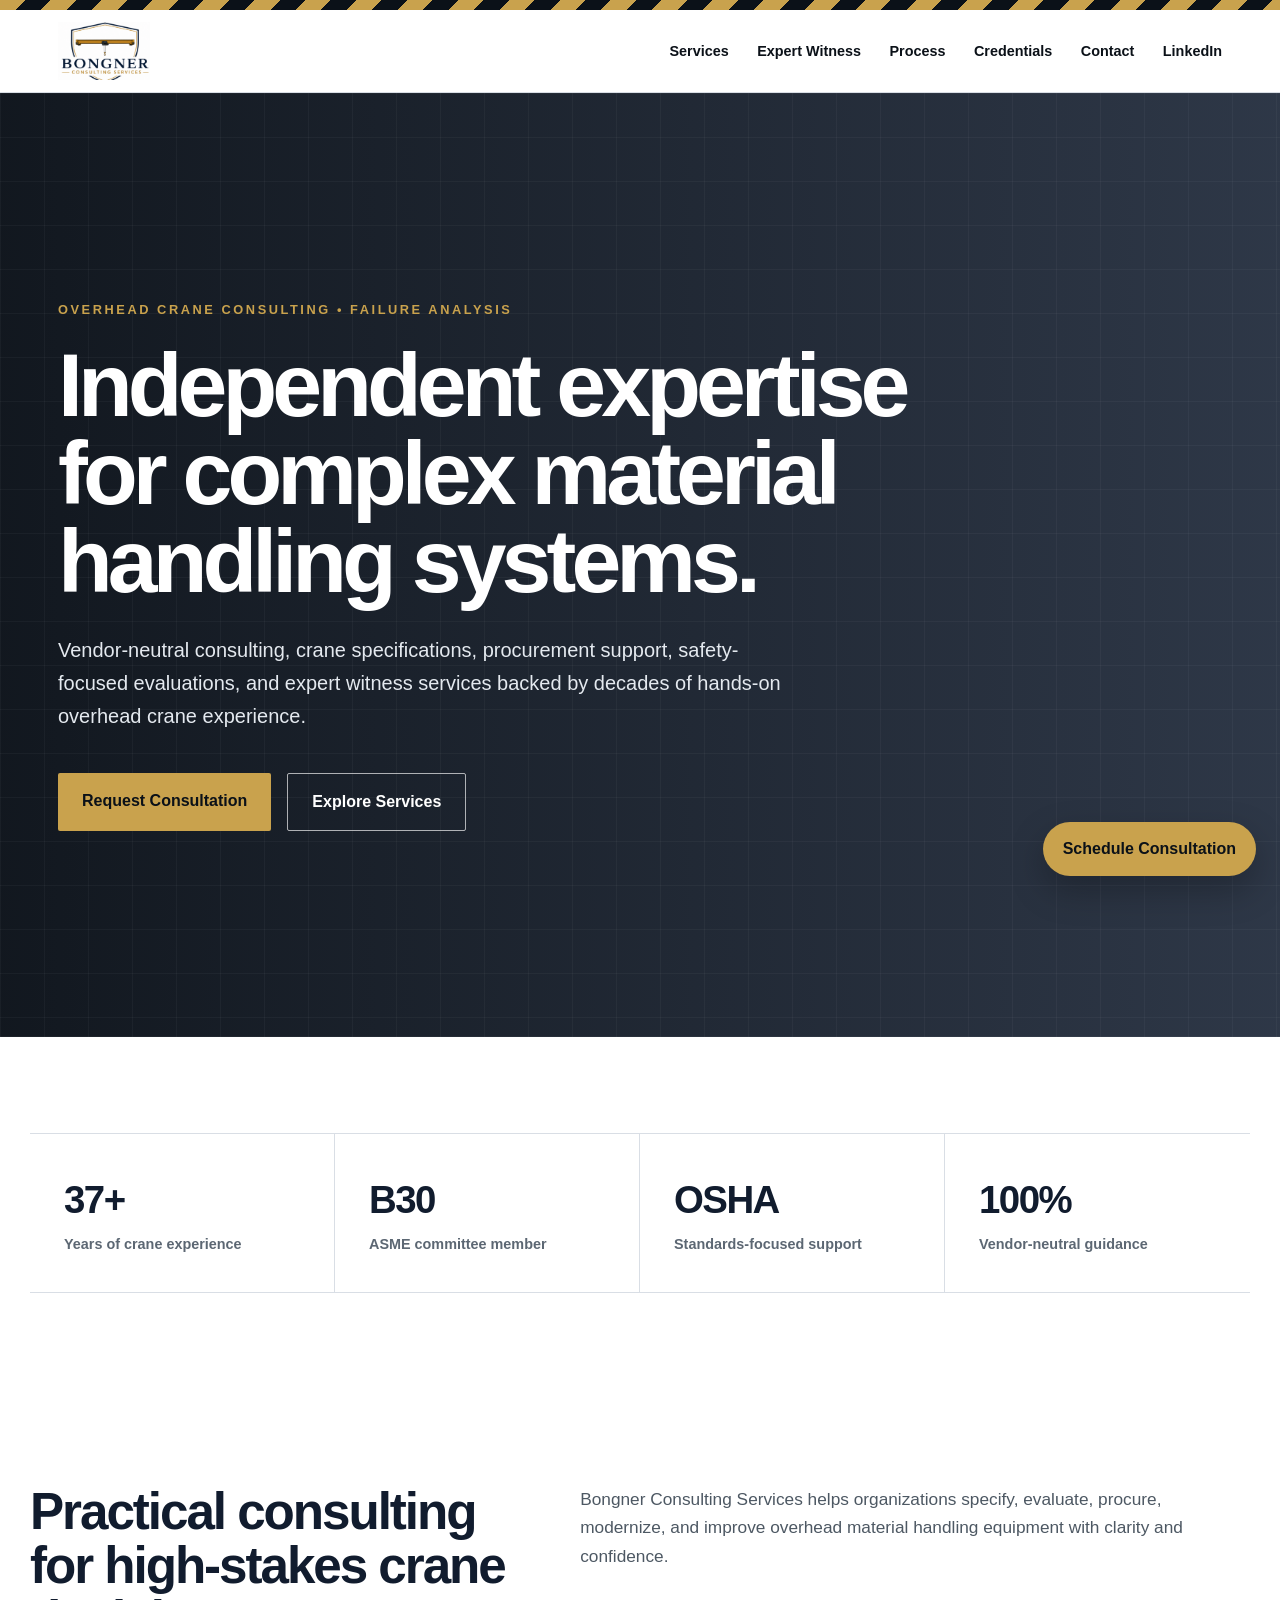
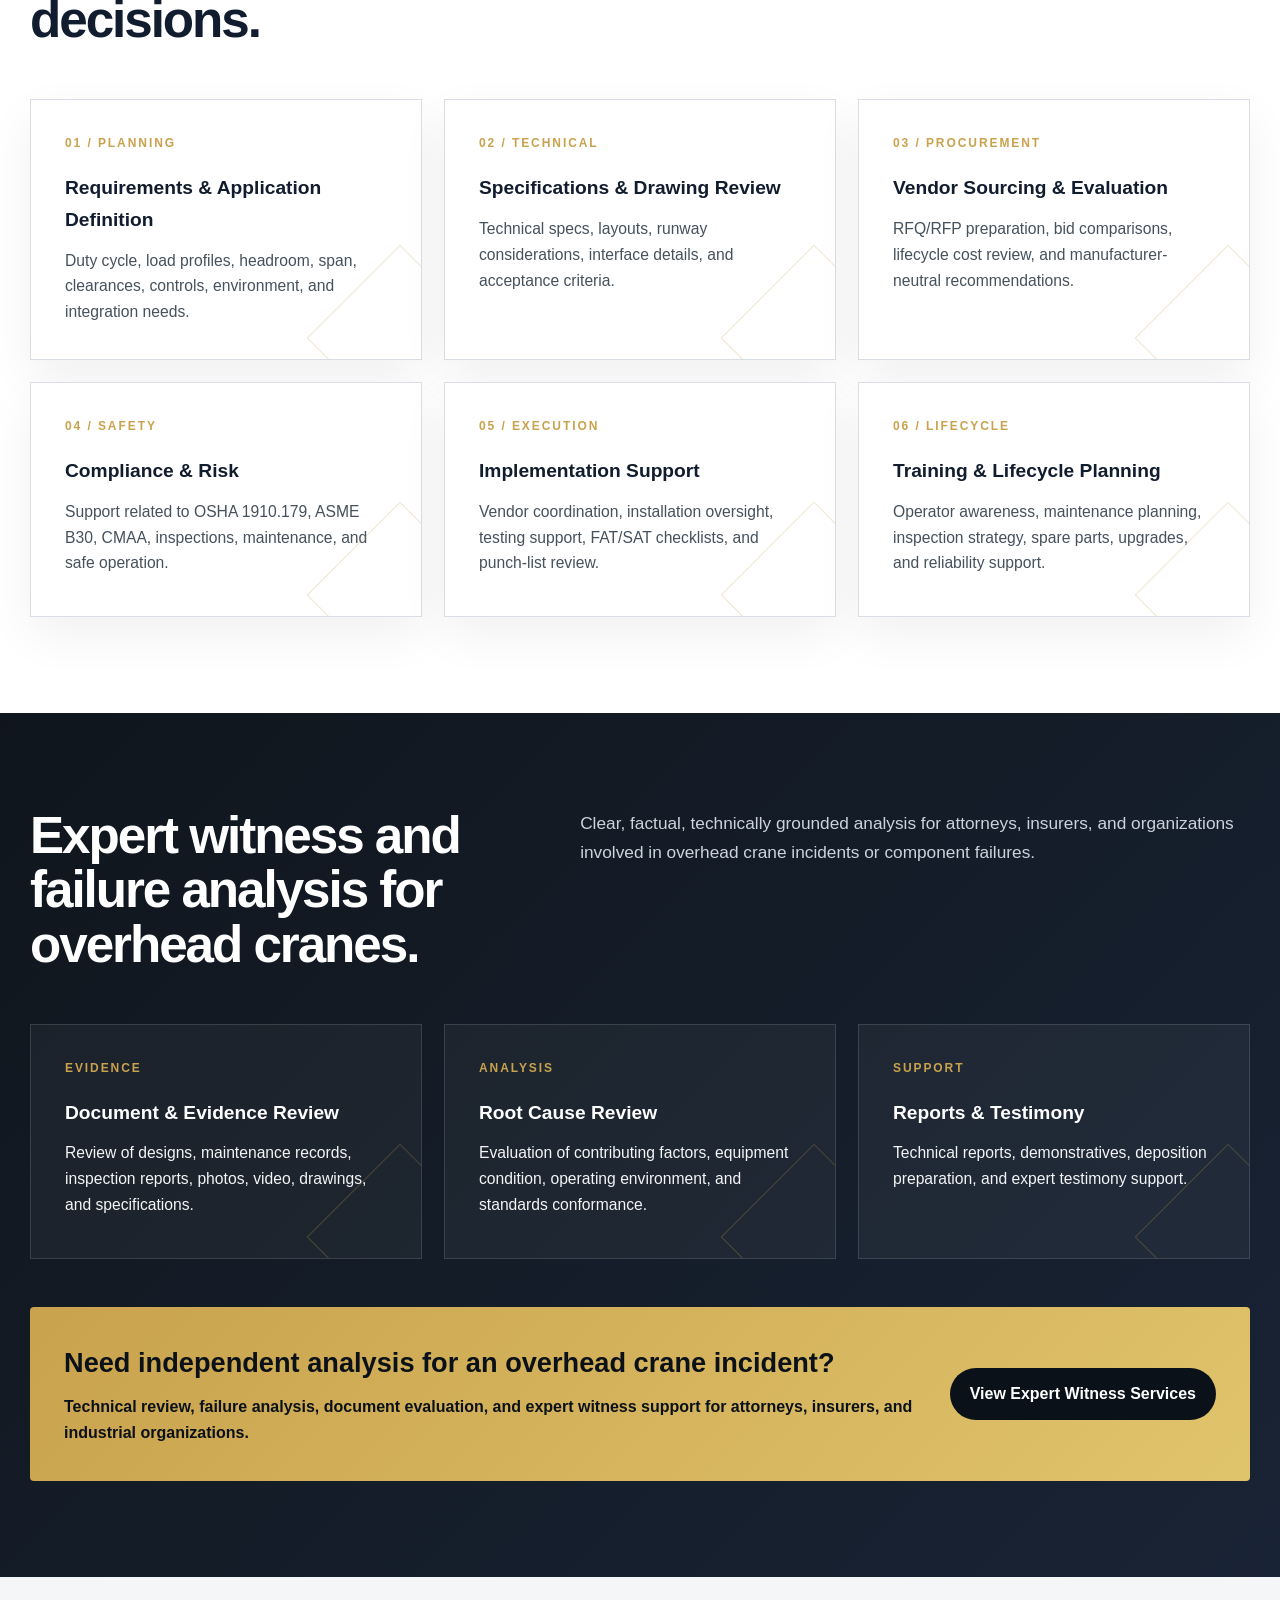
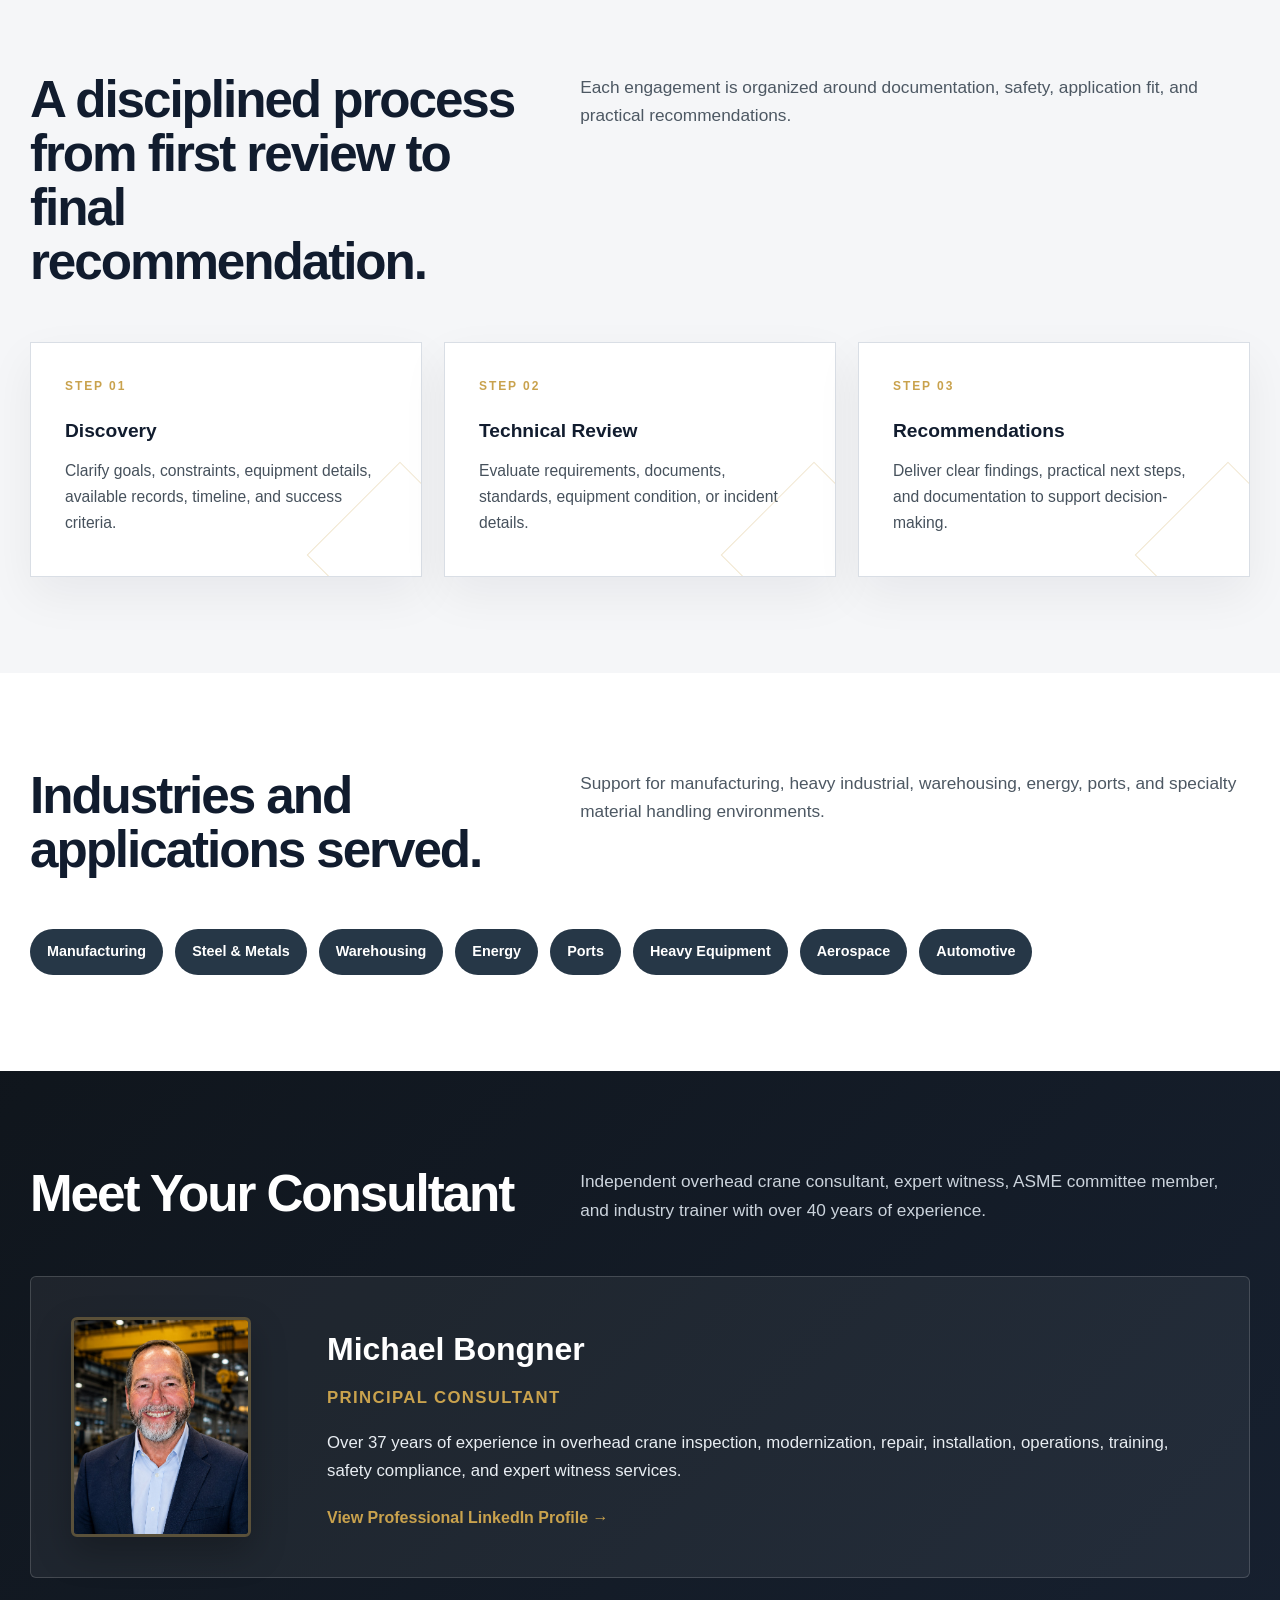
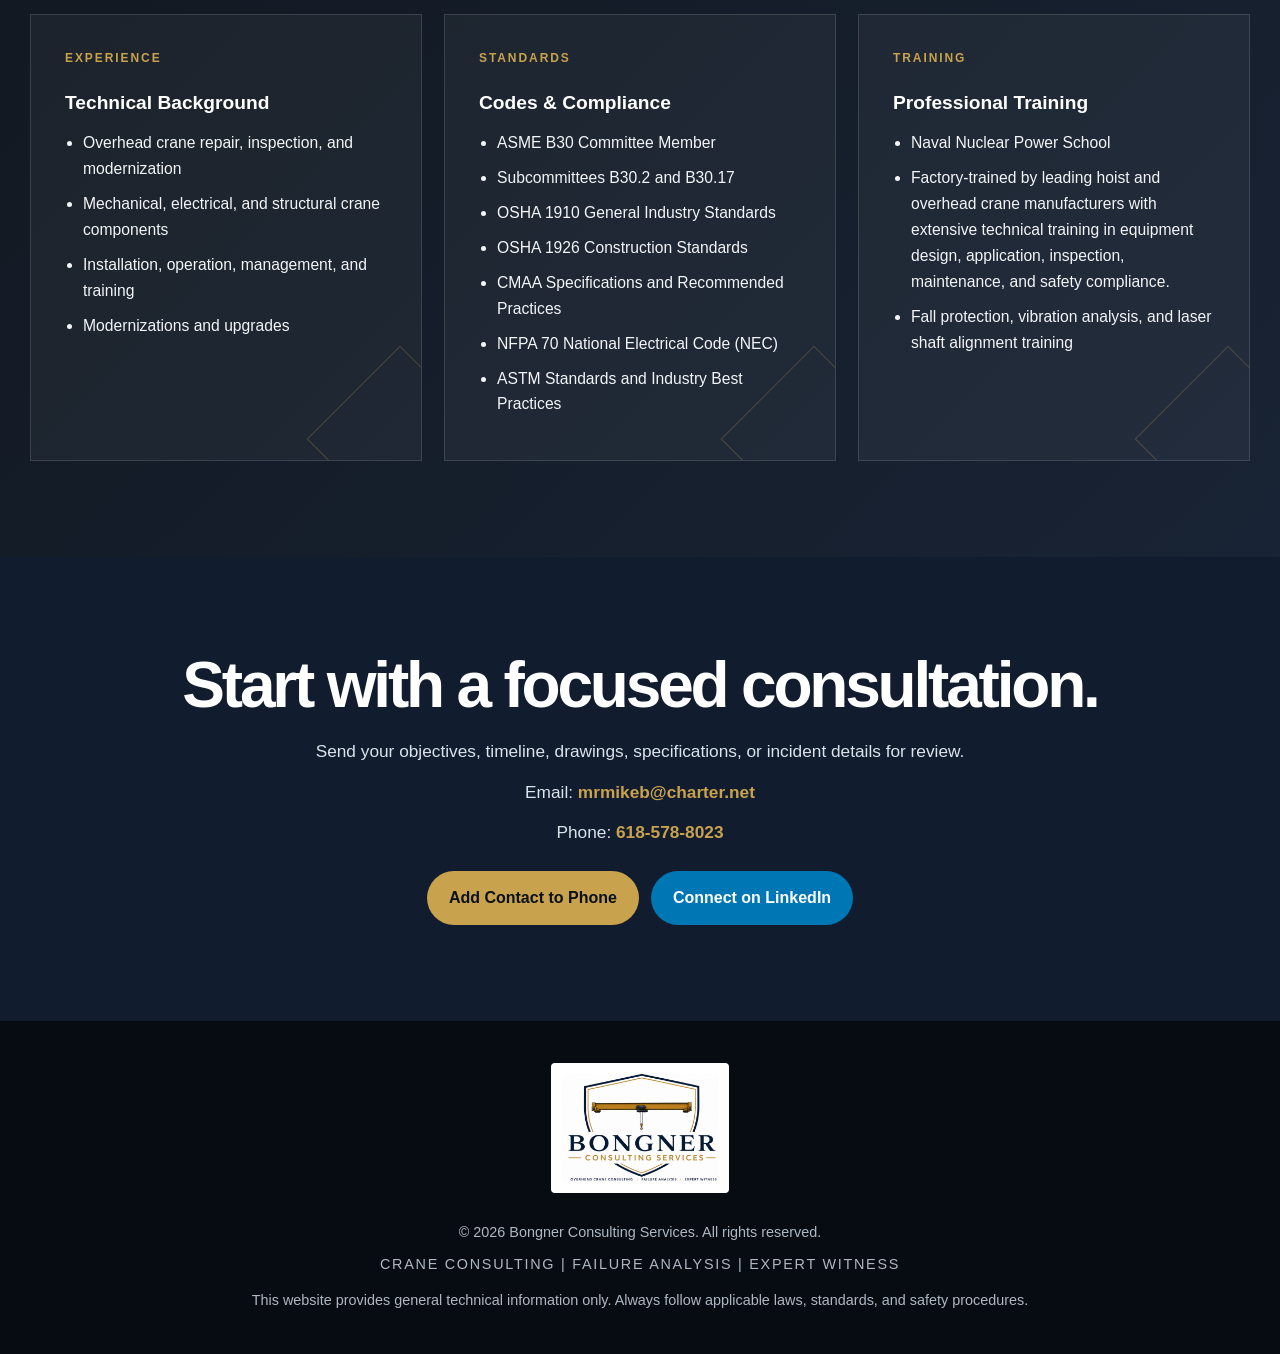
<file: index.html>
<!DOCTYPE html>
<html lang="en">
<head>
  <meta charset="UTF-8" />
  <meta name="viewport" content="width=device-width, initial-scale=1.0" />

  <title>Bongner Consulting Services | Overhead Crane Consulting</title>
  <meta name="description" content="Independent overhead crane consulting, material handling specifications, failure analysis, and expert witness services." />

  <!-- Google Analytics - replace G-XXXXXXXXXX with your real Measurement ID -->
  <script async src="https://www.googletagmanager.com/gtag/js?id=G-XXXXXXXXXX"></script>
  <script>
    window.dataLayer = window.dataLayer || [];
    function gtag(){dataLayer.push(arguments);}
    gtag("js", new Date());
    gtag("config", "G-XXXXXXXXXX");
  </script>

  <style>
    :root {
      --ink: #0b1118;
      --navy: #111c2e;
      --steel: #263747;
      --slate: #5c6773;
      --gold: #c9a24d;
      --light: #f5f6f8;
      --white: #ffffff;
      --line: #d9dee5;
    }

    * {
      box-sizing: border-box;
      margin: 0;
      padding: 0;
    }

    html {
      scroll-behavior: smooth;
    }

    body {
      font-family: "Segoe UI", Arial, sans-serif;
      color: var(--ink);
      background: var(--white);
      line-height: 1.65;
    }

    .industrial-strip {
      height: 10px;
      background: repeating-linear-gradient(
        135deg,
        var(--gold) 0 18px,
        var(--ink) 18px 36px
      );
    }

    header {
      position: sticky;
      top: 0;
      z-index: 1000;
      background: rgba(255,255,255,.96);
      border-bottom: 1px solid var(--line);
      backdrop-filter: blur(14px);
    }

    .nav {
      max-width: 1220px;
      margin: auto;
      padding: 12px 28px;
      display: flex;
      justify-content: space-between;
      align-items: center;
    }

    .brand-logo {
      display: flex;
      align-items: center;
      text-decoration: none;
    }

    .brand-logo img {
      height: 58px;
      width: auto;
      display: block;
    }

    nav a {
      text-decoration: none;
      margin-left: 24px;
      font-size: .9rem;
      font-weight: 700;
      color: var(--ink);
    }

    nav a:hover {
      color: var(--gold);
    }

    .hero {
      position: relative;
      min-height: 92vh;
      display: flex;
      align-items: center;
      overflow: hidden;
      color: var(--white);
      background:
        linear-gradient(90deg, rgba(8,14,22,.96), rgba(17,28,46,.88)),
        url("https://images.unsplash.com/photo-1581093458791-9d42cc6f9f56?auto=format&fit=crop&w=1800&q=80");
      background-size: cover;
      background-position: center;
    }

    .hero::after {
      content: "";
      position: absolute;
      inset: 0;
      background-image:
        linear-gradient(rgba(255,255,255,.035) 1px, transparent 1px),
        linear-gradient(90deg, rgba(255,255,255,.035) 1px, transparent 1px);
      background-size: 44px 44px;
      pointer-events: none;
    }

    .hero-inner {
      position: relative;
      z-index: 2;
      max-width: 1220px;
      margin: auto;
      padding: 110px 28px;
      width: 100%;
    }

    .eyebrow {
      color: var(--gold);
      font-weight: 900;
      letter-spacing: .2em;
      text-transform: uppercase;
      margin-bottom: 22px;
      font-size: .8rem;
    }

    h1 {
      max-width: 900px;
      font-size: clamp(3rem, 7vw, 6rem);
      line-height: .98;
      letter-spacing: -.055em;
      margin-bottom: 28px;
    }

    .hero p {
      max-width: 740px;
      font-size: 1.25rem;
      color: #e4e9ef;
      margin-bottom: 40px;
    }

    .hero-actions {
      display: flex;
      gap: 16px;
      flex-wrap: wrap;
    }

    .btn {
      display: inline-block;
      text-decoration: none;
      padding: 15px 24px;
      font-weight: 900;
      border-radius: 2px;
      transition: all .25s ease;
    }

    .btn:hover {
      transform: translateY(-2px);
    }

    .btn-primary {
      background: var(--gold);
      color: var(--ink);
    }

    .btn-primary:hover {
      background: #d8b763;
    }

    .btn-secondary {
      border: 1px solid rgba(255,255,255,.65);
      color: var(--white);
    }

    .btn-secondary:hover {
      background: rgba(255,255,255,.12);
      border-color: #ffffff;
    }

    section {
      padding: 96px 28px;
    }

    .container {
      max-width: 1220px;
      margin: auto;
    }

    .section-heading {
      display: grid;
      grid-template-columns: 1fr 1.35fr;
      gap: 54px;
      margin-bottom: 52px;
      align-items: start;
    }

    .section-heading h2 {
      color: var(--navy);
      font-size: clamp(2.1rem, 4vw, 3.4rem);
      line-height: 1.06;
      letter-spacing: -.04em;
    }

    .section-heading p {
      color: #4d5863;
      font-size: 1.08rem;
    }

    .grid {
      display: grid;
      grid-template-columns: repeat(3, 1fr);
      gap: 22px;
    }

    .card {
      position: relative;
      overflow: hidden;
      background: var(--white);
      border: 1px solid var(--line);
      padding: 34px;
      min-height: 235px;
      box-shadow: 0 18px 45px rgba(16,24,32,.06);
    }

    .card::after {
      content: "";
      position: absolute;
      right: -45px;
      bottom: -45px;
      width: 130px;
      height: 130px;
      border: 1px solid rgba(201,162,77,.28);
      transform: rotate(45deg);
    }

    .card-label {
      color: var(--gold);
      font-weight: 900;
      text-transform: uppercase;
      letter-spacing: .16em;
      font-size: .75rem;
      margin-bottom: 18px;
    }

    .card h3 {
      color: var(--navy);
      font-size: 1.2rem;
      margin-bottom: 12px;
    }

    .card p,
    .card li {
      color: #46515c;
      font-size: .98rem;
    }

    .dark {
      background: linear-gradient(135deg, rgba(11,17,24,.98), rgba(17,28,46,.97));
      color: var(--white);
    }

    .dark .section-heading h2,
    .dark .card h3 {
      color: var(--white);
    }

    .dark .section-heading p {
      color: #cbd3dc;
    }

    .dark .card {
      background: rgba(255,255,255,.045);
      border: 1px solid rgba(255,255,255,.13);
      box-shadow: none;
    }

    .dark .card p,
    .dark .card li {
      color: #f3f5f7;
      font-weight: 500;
    }

    .light {
      background: var(--light);
    }

    ul {
      padding-left: 18px;
    }

    li {
      margin-bottom: 9px;
    }

    .stats {
      display: grid;
      grid-template-columns: repeat(4, 1fr);
      border-top: 1px solid var(--line);
      border-bottom: 1px solid var(--line);
    }

    .stat {
      padding: 34px;
      border-right: 1px solid var(--line);
    }

    .stat:last-child {
      border-right: none;
    }

    .stat strong {
      display: block;
      font-size: 2.4rem;
      color: var(--navy);
      letter-spacing: -.04em;
    }

    .stat span {
      color: var(--slate);
      font-weight: 700;
      font-size: .9rem;
    }

    .expert-callout {
      background: linear-gradient(135deg, var(--gold), #e0c46c);
      color: var(--ink);
      padding: 34px;
      margin-top: 48px;
      display: grid;
      grid-template-columns: 1.4fr auto;
      gap: 24px;
      align-items: center;
      border-radius: 4px;
    }

    .expert-callout h3 {
      font-size: 1.7rem;
      margin-bottom: 8px;
    }

    .expert-callout p {
      font-weight: 700;
    }

    .expert-callout a {
      background: var(--ink);
      color: white;
      padding: 13px 20px;
      border-radius: 999px;
      text-decoration: none;
      font-weight: 900;
      white-space: nowrap;
    }

    .industries {
      display: flex;
      flex-wrap: wrap;
      gap: 12px;
    }

    .tag {
      background: var(--steel);
      color: var(--white);
      padding: 11px 17px;
      border-radius: 999px;
      font-weight: 800;
      font-size: .9rem;
    }

    .leadership-card {
      background: rgba(255,255,255,.06);
      border: 1px solid rgba(255,255,255,.16);
      border-radius: 6px;
      margin-bottom: 36px;
      padding: 40px;
      display: grid;
      grid-template-columns: 220px 1fr;
      gap: 36px;
      align-items: center;
    }

    .profile-photo {
      width: 180px;
      height: 220px;
      object-fit: cover;
      object-position: center top;
      border-radius: 6px;
      border: 3px solid rgba(201,162,77,.35);
      box-shadow: 0 15px 35px rgba(0,0,0,.25);
    }

    .leadership-card h3 {
      color: white;
      font-size: 2rem;
      margin-bottom: 8px;
    }

    .leadership-title {
      color: var(--gold) !important;
      font-weight: 800;
      letter-spacing: .08em;
      text-transform: uppercase;
      margin-bottom: 18px;
    }

    .leadership-card p {
      color: #e8edf2;
      font-size: 1.05rem;
      max-width: 900px;
    }

    .leadership-card a {
      display: inline-block;
      margin-top: 20px;
      color: var(--gold);
      text-decoration: none;
      font-weight: 800;
    }

    .leadership-card a:hover {
      text-decoration: underline;
    }

    .contact {
      background: var(--navy);
      color: var(--white);
      text-align: center;
    }

    .contact h2 {
      font-size: clamp(2.3rem, 5vw, 4.4rem);
      line-height: 1;
      letter-spacing: -.05em;
      margin-bottom: 20px;
    }

    .contact p {
      color: #dbe3ec;
      margin-bottom: 12px;
      font-size: 1.08rem;
    }

    .contact a {
      color: var(--gold);
      font-weight: 900;
      text-decoration: none;
    }

    .contact-buttons {
      margin-top: 24px;
      display: flex;
      gap: 12px;
      justify-content: center;
      flex-wrap: wrap;
    }

    .contact-save,
    .linkedin-btn {
      display: inline-block;
      padding: 14px 22px;
      border-radius: 999px;
      text-decoration: none;
      font-weight: 900;
      transition: all .25s ease;
    }

    .contact-save {
      background: var(--gold);
      color: var(--ink) !important;
    }

    .linkedin-btn {
      background: #0077b5;
      color: white !important;
    }

    .floating-consult {
      position: fixed;
      right: 24px;
      bottom: 24px;
      z-index: 2000;
      background: var(--gold);
      color: var(--ink);
      padding: 14px 20px;
      border-radius: 999px;
      text-decoration: none;
      font-weight: 900;
      box-shadow: 0 14px 35px rgba(0,0,0,.25);
      transition: all .25s ease;
    }

    .floating-consult:hover,
    .contact-save:hover,
    .linkedin-btn:hover {
      transform: translateY(-2px);
    }

    footer {
      background: #070c12;
      color: #aeb8c2;
      text-align: center;
      padding: 42px 30px;
      font-size: .9rem;
    }

    .footer-logo {
      height: 130px;
      width: auto;
      max-width: 90%;
      margin-bottom: 20px;
      background: #ffffff;
      padding: 10px;
      border-radius: 4px;
    }

    .footer-tagline {
      font-size: .9rem;
      letter-spacing: .12em;
      text-transform: uppercase;
      color: #aeb8c2;
      margin: 8px 0 12px;
    }

    @media (max-width: 900px) {
      .nav {
        display: block;
        padding: 12px 20px;
      }

      .brand-logo img {
        height: 48px;
      }

      nav {
        margin-top: 14px;
      }

      nav a {
        display: inline-block;
        margin: 8px 16px 0 0;
      }

      .section-heading,
      .grid,
      .stats,
      .expert-callout,
      .leadership-card {
        grid-template-columns: 1fr;
      }

      .leadership-card {
        text-align: center;
      }

      .profile-photo {
        margin: auto;
      }

      .stat {
        border-right: none;
        border-bottom: 1px solid var(--line);
      }

      .hero {
        min-height: auto;
      }

      .footer-logo {
        height: 95px;
      }
    }

    @media (max-width: 700px) {
      .floating-consult {
        right: 16px;
        bottom: 16px;
        font-size: .85rem;
        padding: 12px 16px;
      }
    }
  </style>
</head>

<body>

<div class="industrial-strip"></div>

<header>
  <div class="nav">
    <a href="index.html" class="brand-logo">
      <img
        src="assets/img/bongner-logo-primary-no-tagline.png"
        alt="Bongner Consulting Services">
    </a>

    <nav>
      <a href="#services">Services</a>
      <a href="expert-witness.html">Expert Witness</a>
      <a href="#process">Process</a>
      <a href="#credentials">Credentials</a>
      <a href="#contact">Contact</a>
      <a href="https://www.linkedin.com/in/michaelbongner" target="_blank" rel="noopener">LinkedIn</a>
    </nav>
  </div>
</header>

<section class="hero">
  <div class="hero-inner">
    <div class="eyebrow">Overhead Crane Consulting • Failure Analysis</div>

    <h1>Independent expertise for complex material handling systems.</h1>

    <p>
      Vendor-neutral consulting, crane specifications, procurement support,
      safety-focused evaluations, and expert witness services backed by decades
      of hands-on overhead crane experience.
    </p>

    <div class="hero-actions">
      <a class="btn btn-primary" href="#contact">Request Consultation</a>
      <a class="btn btn-secondary" href="#services">Explore Services</a>
    </div>
  </div>
</section>

<section>
  <div class="container">
    <div class="stats">
      <div class="stat">
        <strong>37+</strong>
        <span>Years of crane experience</span>
      </div>

      <div class="stat">
        <strong>B30</strong>
        <span>ASME committee member</span>
      </div>

      <div class="stat">
        <strong>OSHA</strong>
        <span>Standards-focused support</span>
      </div>

      <div class="stat">
        <strong>100%</strong>
        <span>Vendor-neutral guidance</span>
      </div>
    </div>
  </div>
</section>

<section id="services">
  <div class="container">
    <div class="section-heading">
      <h2>Practical consulting for high-stakes crane decisions.</h2>
      <p>
        Bongner Consulting Services helps organizations specify, evaluate,
        procure, modernize, and improve overhead material handling equipment
        with clarity and confidence.
      </p>
    </div>

    <div class="grid">
      <div class="card">
        <div class="card-label">01 / Planning</div>
        <h3>Requirements & Application Definition</h3>
        <p>Duty cycle, load profiles, headroom, span, clearances, controls, environment, and integration needs.</p>
      </div>

      <div class="card">
        <div class="card-label">02 / Technical</div>
        <h3>Specifications & Drawing Review</h3>
        <p>Technical specs, layouts, runway considerations, interface details, and acceptance criteria.</p>
      </div>

      <div class="card">
        <div class="card-label">03 / Procurement</div>
        <h3>Vendor Sourcing & Evaluation</h3>
        <p>RFQ/RFP preparation, bid comparisons, lifecycle cost review, and manufacturer-neutral recommendations.</p>
      </div>

      <div class="card">
        <div class="card-label">04 / Safety</div>
        <h3>Compliance & Risk</h3>
        <p>Support related to OSHA 1910.179, ASME B30, CMAA, inspections, maintenance, and safe operation.</p>
      </div>

      <div class="card">
        <div class="card-label">05 / Execution</div>
        <h3>Implementation Support</h3>
        <p>Vendor coordination, installation oversight, testing support, FAT/SAT checklists, and punch-list review.</p>
      </div>

      <div class="card">
        <div class="card-label">06 / Lifecycle</div>
        <h3>Training & Lifecycle Planning</h3>
        <p>Operator awareness, maintenance planning, inspection strategy, spare parts, upgrades, and reliability support.</p>
      </div>
    </div>
  </div>
</section>

<section id="expert" class="dark">
  <div class="container">
    <div class="section-heading">
      <h2>Expert witness and failure analysis for overhead cranes.</h2>
      <p>
        Clear, factual, technically grounded analysis for attorneys, insurers,
        and organizations involved in overhead crane incidents or component failures.
      </p>
    </div>

    <div class="grid">
      <div class="card">
        <div class="card-label">Evidence</div>
        <h3>Document & Evidence Review</h3>
        <p>Review of designs, maintenance records, inspection reports, photos, video, drawings, and specifications.</p>
      </div>

      <div class="card">
        <div class="card-label">Analysis</div>
        <h3>Root Cause Review</h3>
        <p>Evaluation of contributing factors, equipment condition, operating environment, and standards conformance.</p>
      </div>

      <div class="card">
        <div class="card-label">Support</div>
        <h3>Reports & Testimony</h3>
        <p>Technical reports, demonstratives, deposition preparation, and expert testimony support.</p>
      </div>
    </div>

    <div class="expert-callout">
      <div>
        <h3>Need independent analysis for an overhead crane incident?</h3>
        <p>
          Technical review, failure analysis, document evaluation, and expert witness support
          for attorneys, insurers, and industrial organizations.
        </p>
      </div>

      <a href="expert-witness.html">View Expert Witness Services</a>
    </div>
  </div>
</section>

<section id="process" class="light">
  <div class="container">
    <div class="section-heading">
      <h2>A disciplined process from first review to final recommendation.</h2>
      <p>
        Each engagement is organized around documentation, safety, application fit,
        and practical recommendations.
      </p>
    </div>

    <div class="grid">
      <div class="card">
        <div class="card-label">Step 01</div>
        <h3>Discovery</h3>
        <p>Clarify goals, constraints, equipment details, available records, timeline, and success criteria.</p>
      </div>

      <div class="card">
        <div class="card-label">Step 02</div>
        <h3>Technical Review</h3>
        <p>Evaluate requirements, documents, standards, equipment condition, or incident details.</p>
      </div>

      <div class="card">
        <div class="card-label">Step 03</div>
        <h3>Recommendations</h3>
        <p>Deliver clear findings, practical next steps, and documentation to support decision-making.</p>
      </div>
    </div>
  </div>
</section>

<section>
  <div class="container">
    <div class="section-heading">
      <h2>Industries and applications served.</h2>
      <p>
        Support for manufacturing, heavy industrial, warehousing, energy,
        ports, and specialty material handling environments.
      </p>
    </div>

    <div class="industries">
      <span class="tag">Manufacturing</span>
      <span class="tag">Steel & Metals</span>
      <span class="tag">Warehousing</span>
      <span class="tag">Energy</span>
      <span class="tag">Ports</span>
      <span class="tag">Heavy Equipment</span>
      <span class="tag">Aerospace</span>
      <span class="tag">Automotive</span>
    </div>
  </div>
</section>

<section id="credentials" class="dark">
  <div class="container">
    <div class="section-heading">
      <h2>Meet Your Consultant</h2>
      <p>
        Independent overhead crane consultant, expert witness, ASME committee member,
        and industry trainer with over 40 years of experience.
      </p>
    </div>

    <div class="leadership-card">
      <img
        src="assets/img/michael-bongner.jpg"
        alt="Michael Bongner"
        class="profile-photo">

      <div>
        <h3>Michael Bongner</h3>
        <p class="leadership-title">Principal Consultant</p>

        <p>
          Over 37 years of experience in overhead crane inspection,
          modernization, repair, installation, operations, training,
          safety compliance, and expert witness services.
        </p>

        <a href="https://www.linkedin.com/in/michaelbongner" target="_blank" rel="noopener">
          View Professional LinkedIn Profile →
        </a>
      </div>
    </div>

    <div class="grid">
      <div class="card">
        <div class="card-label">Experience</div>
        <h3>Technical Background</h3>
        <ul>
          <li>Overhead crane repair, inspection, and modernization</li>
          <li>Mechanical, electrical, and structural crane components</li>
          <li>Installation, operation, management, and training</li>
          <li>Modernizations and upgrades</li>
        </ul>
      </div>

      <div class="card">
        <div class="card-label">Standards</div>
        <h3>Codes & Compliance</h3>
        <ul>
          <li>ASME B30 Committee Member</li>
          <li>Subcommittees B30.2 and B30.17</li>
          <li>OSHA 1910 General Industry Standards</li>
          <li>OSHA 1926 Construction Standards</li>
          <li>CMAA Specifications and Recommended Practices</li>
          <li>NFPA 70 National Electrical Code (NEC)</li>
          <li>ASTM Standards and Industry Best Practices</li>
        </ul>
      </div>

      <div class="card">
        <div class="card-label">Training</div>
        <h3>Professional Training</h3>
        <ul>
          <li>Naval Nuclear Power School</li>
          <li>Factory-trained by leading hoist and overhead crane manufacturers with extensive technical training in equipment design, application, inspection, maintenance, and safety compliance.</li>
          <li>Fall protection, vibration analysis, and laser shaft alignment training</li>
        </ul>
      </div>
    </div>
  </div>
</section>

<section id="contact" class="contact">
  <div class="container">
    <h2>Start with a focused consultation.</h2>

    <p>Send your objectives, timeline, drawings, specifications, or incident details for review.</p>

    <p>Email: <a href="mailto:mrmikeb@charter.net">mrmikeb@charter.net</a></p>
    <p>Phone: <a href="tel:16185788023">618-578-8023</a></p>

    <div class="contact-buttons">
      <a class="contact-save" href="contact.vcf" download>Add Contact to Phone</a>

      <a class="linkedin-btn"
         href="https://www.linkedin.com/in/michaelbongner"
         target="_blank"
         rel="noopener">
        Connect on LinkedIn
      </a>
    </div>
  </div>
</section>

<footer>
  <img
    src="assets/img/bongner-logo-primary-full.png"
    alt="Bongner Consulting Services"
    class="footer-logo">

  <p>
    © 2026 Bongner Consulting Services. All rights reserved.
  </p>

  <p class="footer-tagline">
    Crane Consulting | Failure Analysis | Expert Witness
  </p>

  <p>
    This website provides general technical information only. Always follow applicable laws, standards, and safety procedures.
  </p>
</footer>

<a class="floating-consult" href="#contact">Schedule Consultation</a>

</body>
</html>
</file>
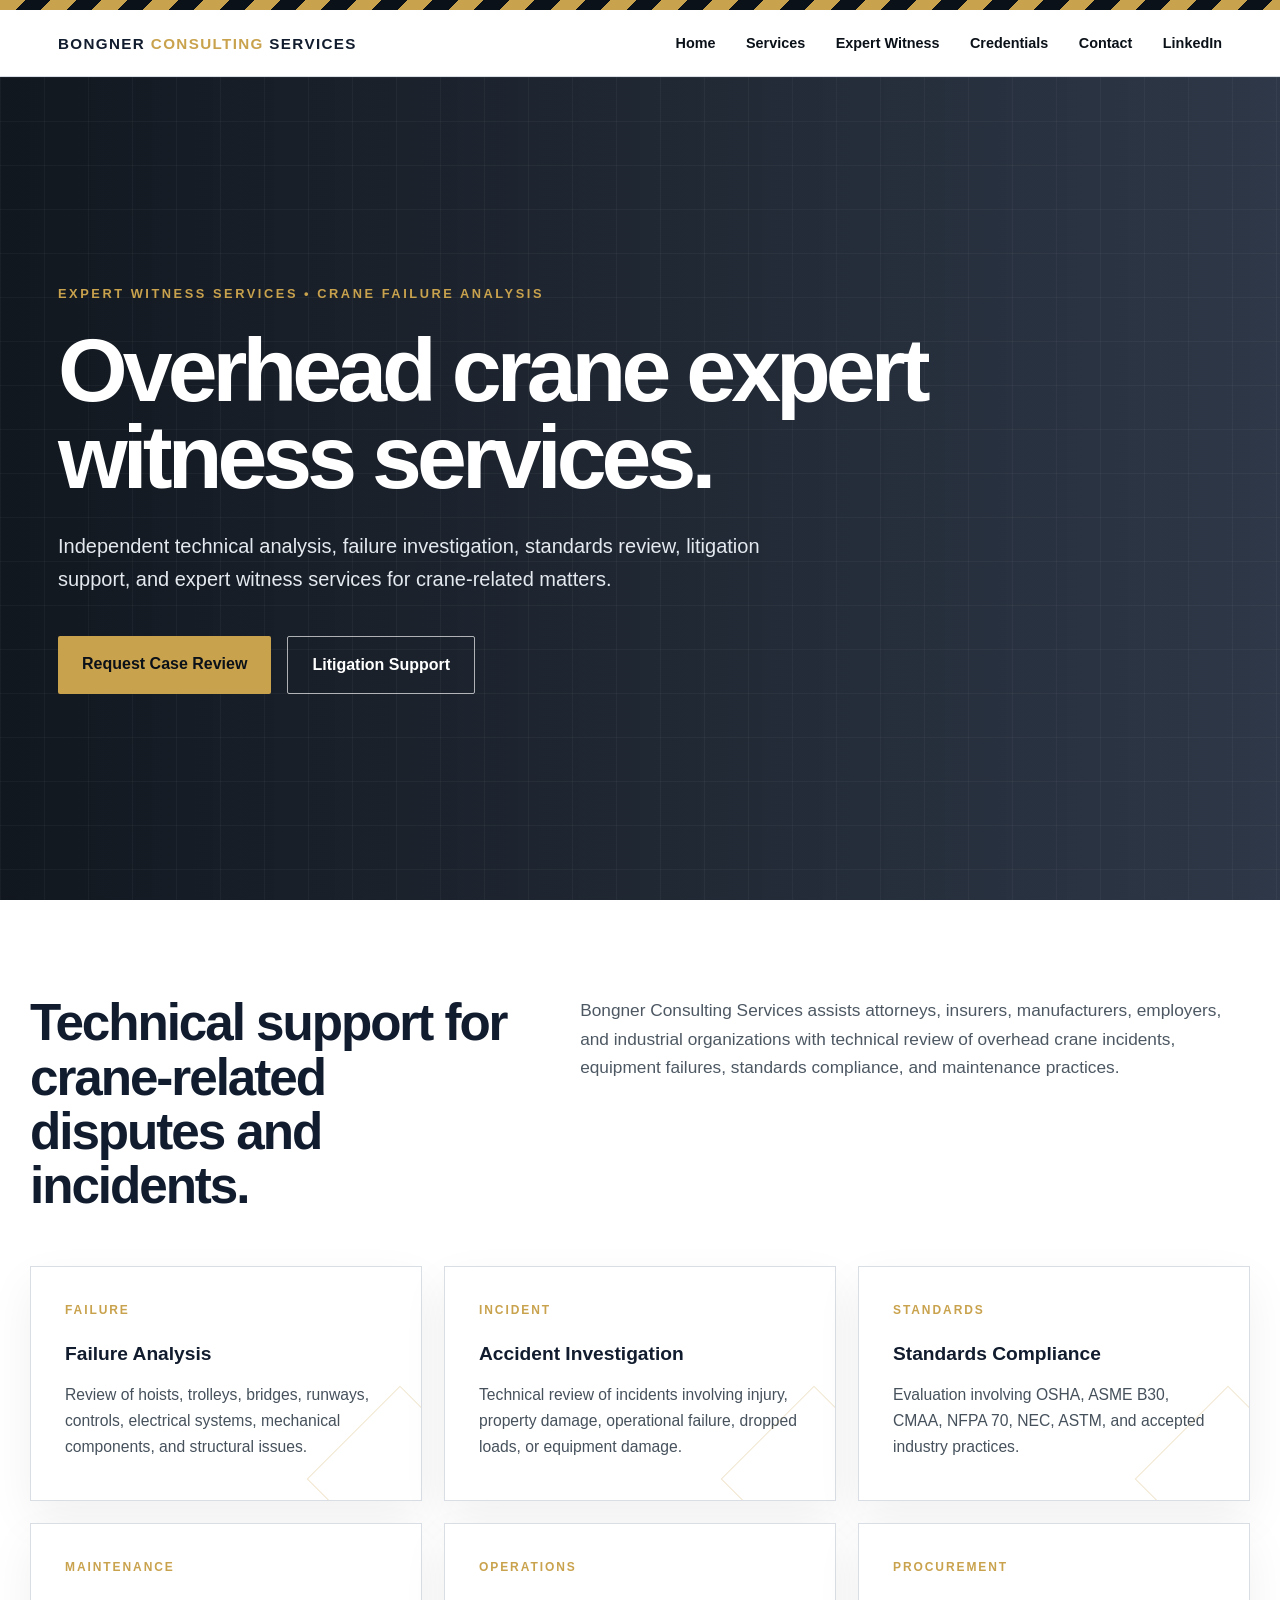
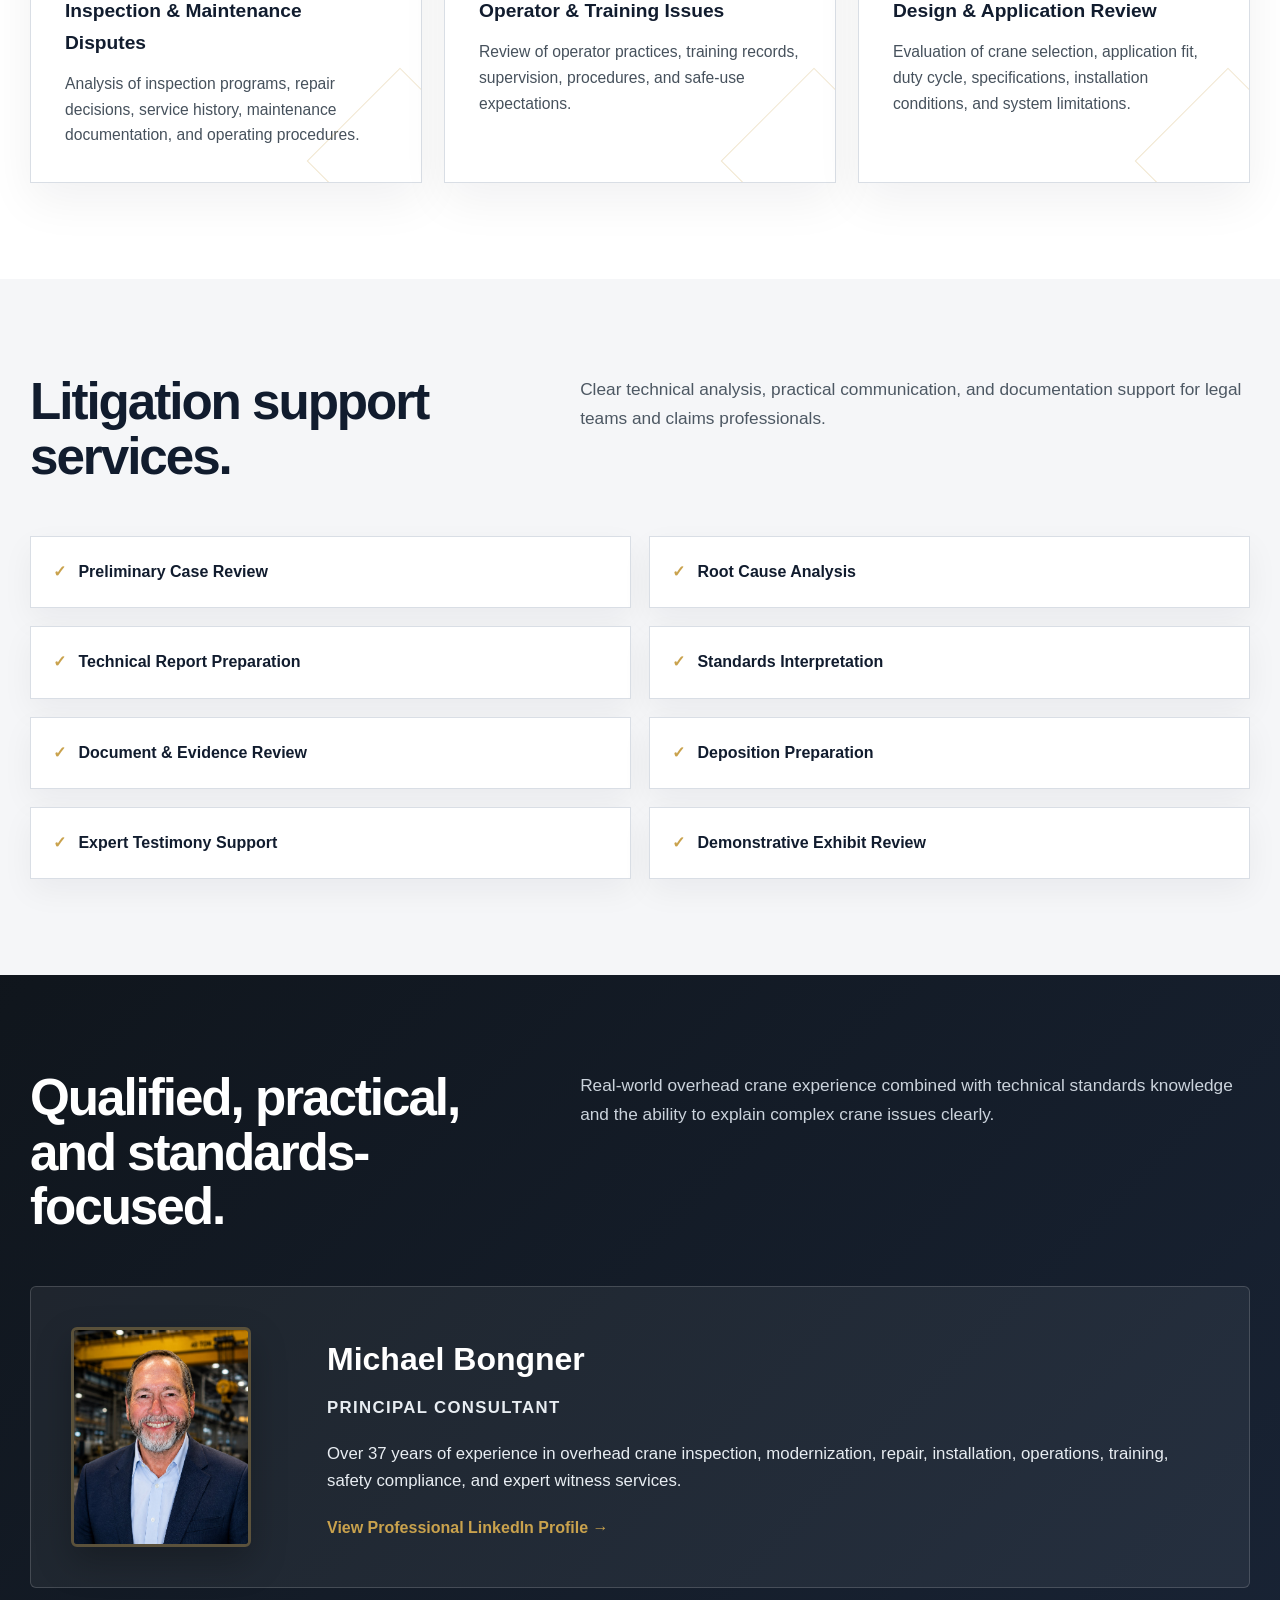
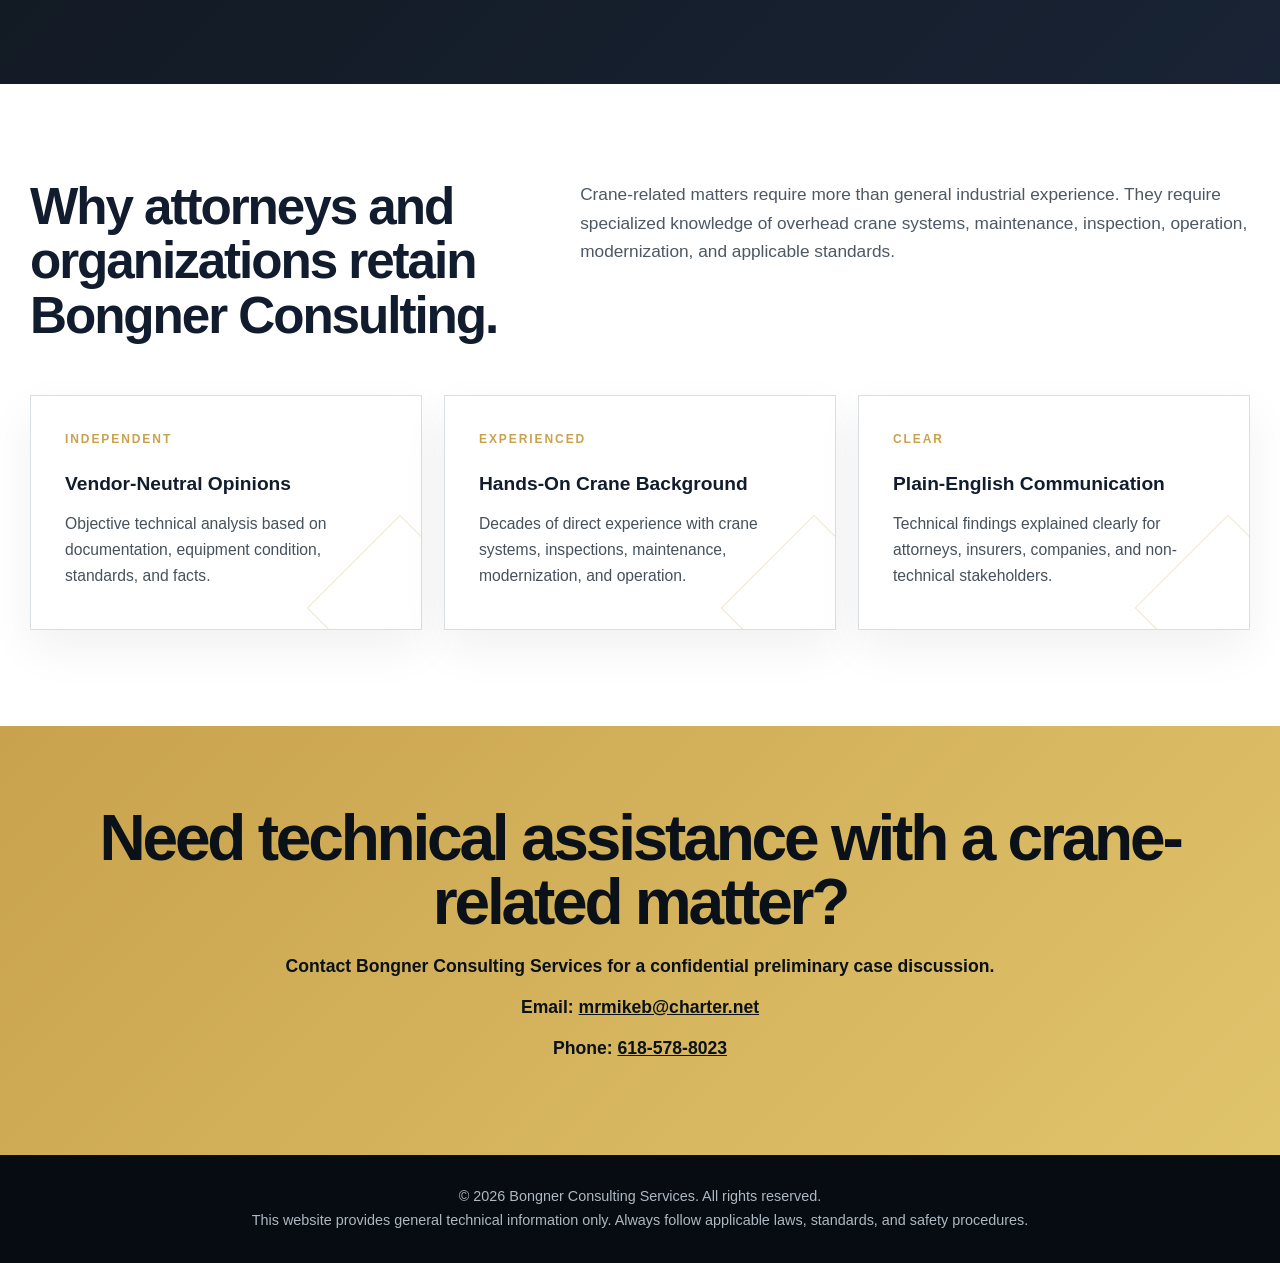
<file: expert-witness.html>
<!DOCTYPE html>
<html lang="en">
<head>
  <meta charset="UTF-8" />
  <meta name="viewport" content="width=device-width, initial-scale=1.0" />

  <title>Overhead Crane Expert Witness Services | Bongner Consulting</title>
  <meta name="description" content="Overhead crane expert witness services, failure analysis, standards review, litigation support, and technical consulting." />

  <style>
    :root {
      --ink:#0b1118;
      --navy:#111c2e;
      --steel:#263747;
      --gold:#c9a24d;
      --light:#f5f6f8;
      --white:#ffffff;
      --line:#d9dee5;
    }

    * { box-sizing:border-box; margin:0; padding:0; }

    html { scroll-behavior:smooth; }

    body {
      font-family:"Segoe UI", Arial, sans-serif;
      color:var(--ink);
      line-height:1.65;
      background:var(--white);
    }

    header {
      position:sticky;
      top:0;
      z-index:1000;
      background:rgba(255,255,255,.96);
      border-bottom:1px solid var(--line);
      backdrop-filter:blur(14px);
    }

    .nav {
      max-width:1220px;
      margin:auto;
      padding:20px 28px;
      display:flex;
      justify-content:space-between;
      align-items:center;
    }

    .brand {
      font-weight:900;
      text-transform:uppercase;
      letter-spacing:.09em;
      color:var(--navy);
      font-size:.95rem;
    }

    .brand span { color:var(--gold); }

    nav a {
      text-decoration:none;
      margin-left:26px;
      font-size:.9rem;
      font-weight:700;
      color:var(--ink);
    }

    nav a:hover { color:var(--gold); }

    .industrial-strip {
      height:10px;
      background:repeating-linear-gradient(
        135deg,
        var(--gold) 0 18px,
        var(--ink) 18px 36px
      );
    }

    .hero {
      position:relative;
      min-height:82vh;
      display:flex;
      align-items:center;
      color:var(--white);
      overflow:hidden;
      background:
        linear-gradient(90deg, rgba(8,14,22,.96), rgba(17,28,46,.88)),
        url("https://images.unsplash.com/photo-1581093458791-9d42cc6f9f56?auto=format&fit=crop&w=1800&q=80");
      background-size:cover;
      background-position:center;
    }

    .hero::after {
      content:"";
      position:absolute;
      inset:0;
      background-image:
        linear-gradient(rgba(255,255,255,.035) 1px, transparent 1px),
        linear-gradient(90deg, rgba(255,255,255,.035) 1px, transparent 1px);
      background-size:44px 44px;
      pointer-events:none;
    }

    .hero-inner {
      max-width:1220px;
      margin:auto;
      padding:110px 28px;
      position:relative;
      z-index:2;
      width:100%;
    }

    .eyebrow {
      color:var(--gold);
      font-weight:900;
      letter-spacing:.2em;
      text-transform:uppercase;
      margin-bottom:22px;
      font-size:.8rem;
    }

    h1 {
      max-width:950px;
      font-size:clamp(3rem, 7vw, 5.8rem);
      line-height:.98;
      letter-spacing:-.055em;
      margin-bottom:28px;
    }

    .hero p {
      max-width:760px;
      font-size:1.25rem;
      color:#e4e9ef;
      margin-bottom:40px;
    }

    .hero-actions {
      display:flex;
      gap:16px;
      flex-wrap:wrap;
    }

    .btn {
      display:inline-block;
      text-decoration:none;
      padding:15px 24px;
      font-weight:900;
      border-radius:2px;
      transition:all .25s ease;
    }

    .btn:hover { transform:translateY(-2px); }

    .btn-primary {
      background:var(--gold);
      color:var(--ink);
    }

    .btn-secondary {
      border:1px solid rgba(255,255,255,.65);
      color:var(--white);
    }

    section { padding:96px 28px; }

    .container {
      max-width:1220px;
      margin:auto;
    }

    .section-heading {
      display:grid;
      grid-template-columns:1fr 1.35fr;
      gap:54px;
      margin-bottom:52px;
      align-items:start;
    }

    .section-heading h2 {
      color:var(--navy);
      font-size:clamp(2.1rem, 4vw, 3.4rem);
      line-height:1.06;
      letter-spacing:-.04em;
    }

    .section-heading p {
      color:#4d5863;
      font-size:1.08rem;
    }

    .grid {
      display:grid;
      grid-template-columns:repeat(3, 1fr);
      gap:22px;
    }

    .card {
      background:var(--white);
      border:1px solid var(--line);
      padding:34px;
      min-height:235px;
      box-shadow:0 18px 45px rgba(16,24,32,.06);
      position:relative;
      overflow:hidden;
    }

    .card::after {
      content:"";
      position:absolute;
      right:-45px;
      bottom:-45px;
      width:130px;
      height:130px;
      border:1px solid rgba(201,162,77,.28);
      transform:rotate(45deg);
    }

    .card-label {
      color:var(--gold);
      font-weight:900;
      text-transform:uppercase;
      letter-spacing:.16em;
      font-size:.75rem;
      margin-bottom:18px;
    }

    .card h3 {
      color:var(--navy);
      font-size:1.2rem;
      margin-bottom:12px;
    }

    .card p,
    .card li {
      color:#46515c;
      font-size:.98rem;
    }

    ul { padding-left:18px; }
    li { margin-bottom:9px; }

    .dark {
      background:linear-gradient(135deg, rgba(11,17,24,.98), rgba(17,28,46,.97));
      color:var(--white);
    }

    .dark .section-heading h2,
    .dark .card h3 { color:var(--white); }

    .dark .section-heading p { color:#cbd3dc; }

    .dark .card {
      background:rgba(255,255,255,.045);
      border:1px solid rgba(255,255,255,.13);
      box-shadow:none;
    }

    .dark .card p,
    .dark .card li {
      color:#f3f5f7;
      font-weight:500;
    }

    .light { background:var(--light); }

    .checklist {
      display:grid;
      grid-template-columns:repeat(2, 1fr);
      gap:18px;
    }

    .check-item {
      background:var(--white);
      border:1px solid var(--line);
      padding:22px;
      font-weight:800;
      color:var(--navy);
      box-shadow:0 12px 32px rgba(16,24,32,.05);
    }

    .check-item span {
      color:var(--gold);
      margin-right:8px;
    }

    .profile-card {
      background:rgba(255,255,255,.06);
      border:1px solid rgba(255,255,255,.16);
      border-radius:6px;
      padding:40px;
      display:grid;
      grid-template-columns:220px 1fr;
      gap:36px;
      align-items:center;
    }

    .profile-photo {
      width:180px;
      height:220px;
      object-fit:cover;
      object-position:center top;
      border-radius:6px;
      border:3px solid rgba(201,162,77,.35);
      box-shadow:0 15px 35px rgba(0,0,0,.25);
    }

    .profile-card h3 {
      color:white;
      font-size:2rem;
      margin-bottom:8px;
    }

    .profile-title {
      color:var(--gold);
      font-weight:800;
      letter-spacing:.08em;
      text-transform:uppercase;
      margin-bottom:18px;
    }

    .profile-card p {
      color:#e8edf2;
      font-size:1.05rem;
      max-width:900px;
    }

    .profile-card a {
      display:inline-block;
      margin-top:20px;
      color:var(--gold);
      text-decoration:none;
      font-weight:800;
    }

    .callout {
      background:linear-gradient(135deg, var(--gold), #e0c46c);
      color:var(--ink);
      text-align:center;
      padding:80px 28px;
    }

    .callout h2 {
      font-size:clamp(2.2rem, 5vw, 4.2rem);
      line-height:1;
      letter-spacing:-.05em;
      margin-bottom:18px;
    }

    .callout p {
      font-size:1.1rem;
      font-weight:700;
      margin-bottom:12px;
    }

    .callout a {
      color:var(--ink);
      font-weight:900;
    }

    footer {
      background:#070c12;
      color:#aeb8c2;
      text-align:center;
      padding:30px;
      font-size:.9rem;
    }

    @media (max-width:900px) {
      .nav { display:block; }

      nav { margin-top:14px; }

      nav a {
        display:inline-block;
        margin:8px 16px 0 0;
      }

      .section-heading,
      .grid,
      .checklist,
      .profile-card {
        grid-template-columns:1fr;
      }

      .profile-card {
        text-align:center;
      }

      .profile-photo {
        margin:auto;
      }

      .hero {
        min-height:auto;
      }
    }
  </style>
</head>

<body>

<div class="industrial-strip"></div>

<header>
  <div class="nav">
    <div class="brand">Bongner <span>Consulting</span> Services</div>

    <nav>
      <a href="index.html">Home</a>
      <a href="index.html#services">Services</a>
      <a href="expert-witness.html">Expert Witness</a>
      <a href="index.html#credentials">Credentials</a>
      <a href="index.html#contact">Contact</a>
      <a href="https://www.linkedin.com/in/michaelbongner" target="_blank" rel="noopener">LinkedIn</a>
    </nav>
  </div>
</header>

<section class="hero">
  <div class="hero-inner">
    <div class="eyebrow">Expert Witness Services • Crane Failure Analysis</div>

    <h1>Overhead crane expert witness services.</h1>

    <p>
      Independent technical analysis, failure investigation, standards review,
      litigation support, and expert witness services for crane-related matters.
    </p>

    <div class="hero-actions">
      <a class="btn btn-primary" href="#contact">Request Case Review</a>
      <a class="btn btn-secondary" href="#support">Litigation Support</a>
    </div>
  </div>
</section>

<section>
  <div class="container">
    <div class="section-heading">
      <h2>Technical support for crane-related disputes and incidents.</h2>
      <p>
        Bongner Consulting Services assists attorneys, insurers, manufacturers,
        employers, and industrial organizations with technical review of overhead
        crane incidents, equipment failures, standards compliance, and maintenance practices.
      </p>
    </div>

    <div class="grid">
      <div class="card">
        <div class="card-label">Failure</div>
        <h3>Failure Analysis</h3>
        <p>Review of hoists, trolleys, bridges, runways, controls, electrical systems, mechanical components, and structural issues.</p>
      </div>

      <div class="card">
        <div class="card-label">Incident</div>
        <h3>Accident Investigation</h3>
        <p>Technical review of incidents involving injury, property damage, operational failure, dropped loads, or equipment damage.</p>
      </div>

      <div class="card">
        <div class="card-label">Standards</div>
        <h3>Standards Compliance</h3>
        <p>Evaluation involving OSHA, ASME B30, CMAA, NFPA 70, NEC, ASTM, and accepted industry practices.</p>
      </div>

      <div class="card">
        <div class="card-label">Maintenance</div>
        <h3>Inspection & Maintenance Disputes</h3>
        <p>Analysis of inspection programs, repair decisions, service history, maintenance documentation, and operating procedures.</p>
      </div>

      <div class="card">
        <div class="card-label">Operations</div>
        <h3>Operator & Training Issues</h3>
        <p>Review of operator practices, training records, supervision, procedures, and safe-use expectations.</p>
      </div>

      <div class="card">
        <div class="card-label">Procurement</div>
        <h3>Design & Application Review</h3>
        <p>Evaluation of crane selection, application fit, duty cycle, specifications, installation conditions, and system limitations.</p>
      </div>
    </div>
  </div>
</section>

<section id="support" class="light">
  <div class="container">
    <div class="section-heading">
      <h2>Litigation support services.</h2>
      <p>
        Clear technical analysis, practical communication, and documentation support
        for legal teams and claims professionals.
      </p>
    </div>

    <div class="checklist">
      <div class="check-item"><span>✓</span> Preliminary Case Review</div>
      <div class="check-item"><span>✓</span> Root Cause Analysis</div>
      <div class="check-item"><span>✓</span> Technical Report Preparation</div>
      <div class="check-item"><span>✓</span> Standards Interpretation</div>
      <div class="check-item"><span>✓</span> Document & Evidence Review</div>
      <div class="check-item"><span>✓</span> Deposition Preparation</div>
      <div class="check-item"><span>✓</span> Expert Testimony Support</div>
      <div class="check-item"><span>✓</span> Demonstrative Exhibit Review</div>
    </div>
  </div>
</section>

<section class="dark">
  <div class="container">
    <div class="section-heading">
      <h2>Qualified, practical, and standards-focused.</h2>
      <p>
        Real-world overhead crane experience combined with technical standards knowledge
        and the ability to explain complex crane issues clearly.
      </p>
    </div>

    <div class="profile-card">
      <img
        src="assets/img/michael-bongner.jpg"
        alt="Michael Bongner"
        class="profile-photo">

      <div>
        <h3>Michael Bongner</h3>
        <p class="profile-title">Principal Consultant</p>

        <p>
          Over 37 years of experience in overhead crane inspection, modernization,
          repair, installation, operations, training, safety compliance, and expert witness services.
        </p>

        <a href="https://www.linkedin.com/in/michaelbongner" target="_blank" rel="noopener">
          View Professional LinkedIn Profile →
        </a>
      </div>
    </div>
  </div>
</section>

<section>
  <div class="container">
    <div class="section-heading">
      <h2>Why attorneys and organizations retain Bongner Consulting.</h2>
      <p>
        Crane-related matters require more than general industrial experience.
        They require specialized knowledge of overhead crane systems, maintenance,
        inspection, operation, modernization, and applicable standards.
      </p>
    </div>

    <div class="grid">
      <div class="card">
        <div class="card-label">Independent</div>
        <h3>Vendor-Neutral Opinions</h3>
        <p>Objective technical analysis based on documentation, equipment condition, standards, and facts.</p>
      </div>

      <div class="card">
        <div class="card-label">Experienced</div>
        <h3>Hands-On Crane Background</h3>
        <p>Decades of direct experience with crane systems, inspections, maintenance, modernization, and operation.</p>
      </div>

      <div class="card">
        <div class="card-label">Clear</div>
        <h3>Plain-English Communication</h3>
        <p>Technical findings explained clearly for attorneys, insurers, companies, and non-technical stakeholders.</p>
      </div>
    </div>
  </div>
</section>

<section id="contact" class="callout">
  <div class="container">
    <h2>Need technical assistance with a crane-related matter?</h2>
    <p>Contact Bongner Consulting Services for a confidential preliminary case discussion.</p>
    <p>Email: <a href="mailto:mrmikeb@charter.net">mrmikeb@charter.net</a></p>
    <p>Phone: <a href="tel:16185788023">618-578-8023</a></p>
  </div>
</section>

<footer>
  <p>© 2026 Bongner Consulting Services. All rights reserved.</p>
  <p>This website provides general technical information only. Always follow applicable laws, standards, and safety procedures.</p>
</footer>

</body>
</html>
</file>
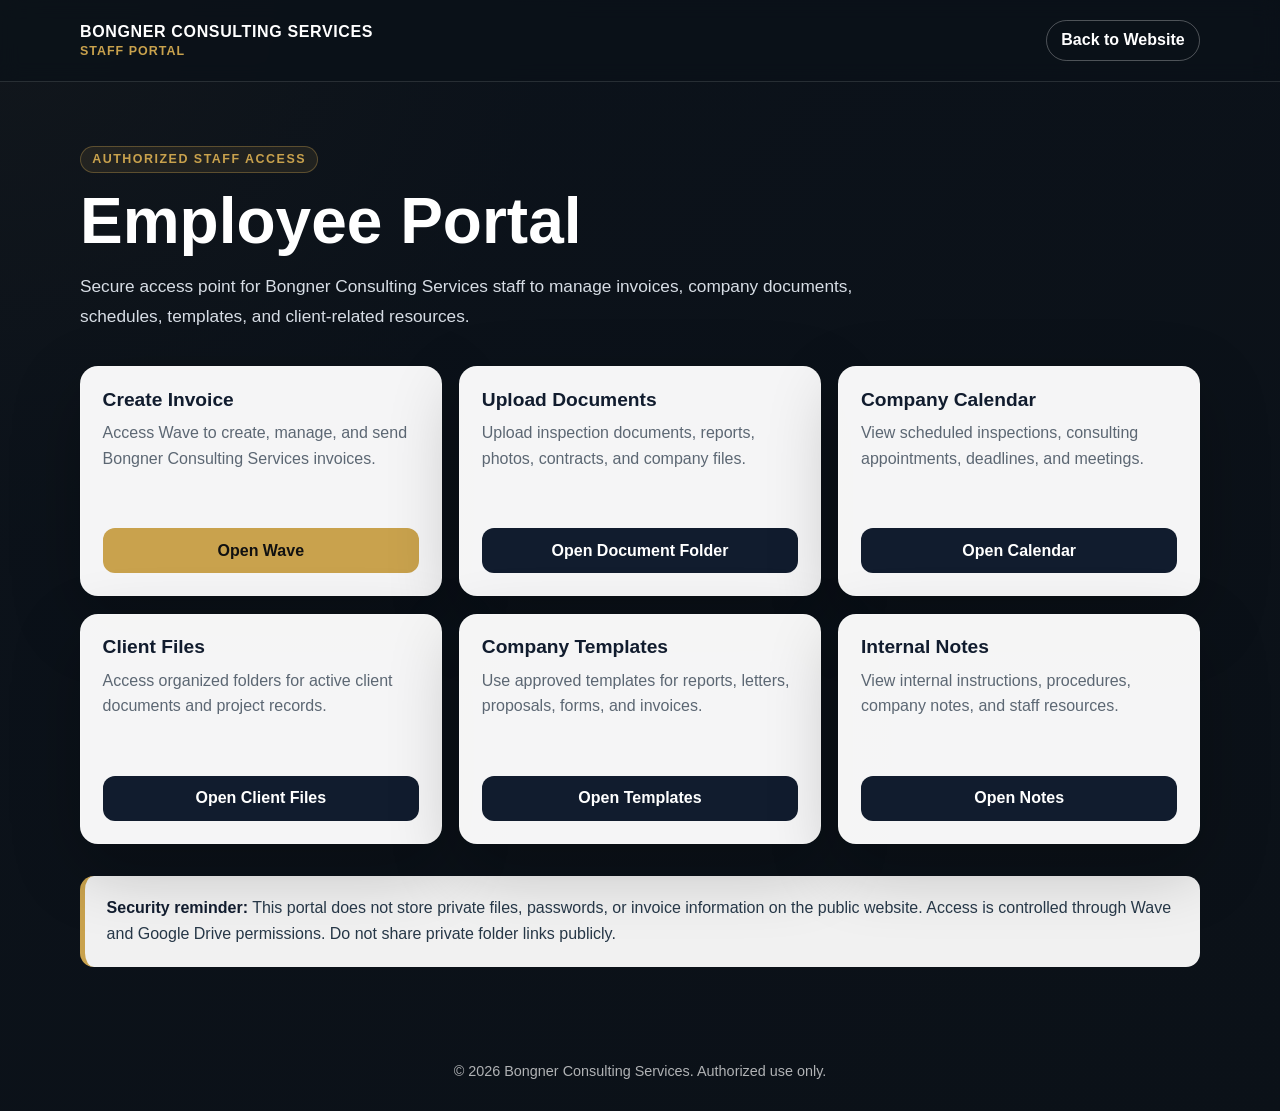
<file: staff-portal.html>
<!DOCTYPE html>
<html lang="en">
<head>
  <meta charset="UTF-8" />
  <meta name="viewport" content="width=device-width, initial-scale=1.0" />

  <title>Employee Portal | Bongner Consulting Services</title>
  <meta name="description" content="Secure staff portal for Bongner Consulting Services." />
  <meta name="robots" content="noindex, nofollow" />

  <style>
    :root {
      --ink: #0b1118;
      --navy: #111c2e;
      --steel: #263747;
      --slate: #5c6773;
      --gold: #c9a24d;
      --light: #f5f7fa;
      --white: #ffffff;
      --muted: #d7dde5;
      --danger: #7c2d12;
    }

    * {
      box-sizing: border-box;
    }

    body {
      margin: 0;
      font-family: Arial, Helvetica, sans-serif;
      color: var(--ink);
      background:
        linear-gradient(rgba(11, 17, 24, 0.86), rgba(11, 17, 24, 0.92)),
        radial-gradient(circle at top left, rgba(201, 162, 77, 0.22), transparent 32%),
        linear-gradient(135deg, #111c2e, #0b1118);
      min-height: 100vh;
    }

    a {
      color: inherit;
    }

    .portal-header {
      padding: 1.25rem 6%;
      border-bottom: 1px solid rgba(255, 255, 255, 0.12);
      background: rgba(11, 17, 24, 0.72);
      backdrop-filter: blur(10px);
    }

    .header-inner {
      max-width: 1120px;
      margin: 0 auto;
      display: flex;
      align-items: center;
      justify-content: space-between;
      gap: 1rem;
    }

    .brand {
      color: var(--white);
      text-decoration: none;
      font-weight: 800;
      letter-spacing: 0.04em;
      text-transform: uppercase;
      line-height: 1.2;
    }

    .brand span {
      display: block;
      color: var(--gold);
      font-size: 0.78rem;
      font-weight: 700;
      margin-top: 0.2rem;
      letter-spacing: 0.08em;
    }

    .home-link {
      color: var(--white);
      text-decoration: none;
      border: 1px solid rgba(255, 255, 255, 0.28);
      padding: 0.65rem 0.9rem;
      border-radius: 999px;
      font-weight: 700;
      transition: background 0.2s ease, border-color 0.2s ease;
    }

    .home-link:hover {
      background: rgba(255, 255, 255, 0.1);
      border-color: rgba(255, 255, 255, 0.55);
    }

    .portal-main {
      padding: 4rem 6%;
    }

    .portal-wrap {
      max-width: 1120px;
      margin: 0 auto;
    }

    .eyebrow {
      display: inline-flex;
      color: var(--gold);
      border: 1px solid rgba(201, 162, 77, 0.35);
      background: rgba(201, 162, 77, 0.1);
      padding: 0.35rem 0.7rem;
      border-radius: 999px;
      font-size: 0.78rem;
      font-weight: 800;
      text-transform: uppercase;
      letter-spacing: 0.12em;
      margin-bottom: 1rem;
    }

    h1 {
      color: var(--white);
      font-size: clamp(2.1rem, 5vw, 4rem);
      line-height: 1.03;
      margin: 0 0 1rem;
    }

    .intro {
      color: var(--muted);
      font-size: 1.08rem;
      line-height: 1.7;
      max-width: 780px;
      margin-bottom: 2.2rem;
    }

    .portal-grid {
      display: grid;
      grid-template-columns: repeat(3, minmax(0, 1fr));
      gap: 1.1rem;
      margin-top: 2rem;
    }

    .portal-card {
      display: flex;
      flex-direction: column;
      justify-content: space-between;
      min-height: 230px;
      padding: 1.35rem;
      border-radius: 18px;
      background: rgba(255, 255, 255, 0.96);
      border: 1px solid rgba(255, 255, 255, 0.18);
      box-shadow: 0 24px 70px rgba(0, 0, 0, 0.24);
    }

    .portal-card h2 {
      margin: 0 0 0.6rem;
      color: var(--navy);
      font-size: 1.2rem;
    }

    .portal-card p {
      margin: 0 0 1.25rem;
      color: var(--slate);
      line-height: 1.6;
    }

    .portal-button {
      display: inline-flex;
      justify-content: center;
      align-items: center;
      width: 100%;
      text-align: center;
      background: var(--navy);
      color: var(--white);
      text-decoration: none;
      padding: 0.85rem 1rem;
      border-radius: 12px;
      font-weight: 800;
      transition: transform 0.2s ease, background 0.2s ease;
    }

    .portal-button:hover {
      background: var(--steel);
      transform: translateY(-1px);
    }

    .portal-button.gold {
      background: var(--gold);
      color: #111;
    }

    .portal-button.gold:hover {
      background: #d7b15b;
    }

    .notice {
      margin-top: 2rem;
      background: rgba(255, 255, 255, 0.94);
      border-left: 5px solid var(--gold);
      border-radius: 14px;
      padding: 1.2rem 1.35rem;
      color: var(--steel);
      line-height: 1.65;
    }

    .notice strong {
      color: var(--navy);
    }

    .portal-footer {
      color: rgba(255, 255, 255, 0.68);
      text-align: center;
      padding: 2rem 6%;
      font-size: 0.9rem;
    }

    @media (max-width: 900px) {
      .portal-grid {
        grid-template-columns: repeat(2, minmax(0, 1fr));
      }
    }

    @media (max-width: 640px) {
      .header-inner {
        align-items: flex-start;
        flex-direction: column;
      }

      .portal-main {
        padding-top: 3rem;
      }

      .portal-grid {
        grid-template-columns: 1fr;
      }

      .portal-card {
        min-height: auto;
      }
    }
  </style>
</head>

<body>
  <header class="portal-header">
    <div class="header-inner">
      <a class="brand" href="index.html">
        Bongner Consulting Services
        <span>Staff Portal</span>
      </a>

      <a class="home-link" href="index.html">Back to Website</a>
    </div>
  </header>

  <main class="portal-main">
    <section class="portal-wrap">
      <div class="eyebrow">Authorized Staff Access</div>

      <h1>Employee Portal</h1>

      <p class="intro">
        Secure access point for Bongner Consulting Services staff to manage invoices,
        company documents, schedules, templates, and client-related resources.
      </p>

      <div class="portal-grid">
        <article class="portal-card">
          <div>
            <h2>Create Invoice</h2>
            <p>
              Access Wave to create, manage, and send Bongner Consulting Services invoices.
            </p>
          </div>
          <a class="portal-button gold" href="https://my.waveapps.com/" target="_blank" rel="noopener">
            Open Wave
          </a>
        </article>

        <article class="portal-card">
          <div>
            <h2>Upload Documents</h2>
            <p>
              Upload inspection documents, reports, photos, contracts, and company files.
            </p>
          </div>
          <a class="portal-button" href="PASTE_GOOGLE_DRIVE_UPLOAD_FOLDER_LINK_HERE" target="_blank" rel="noopener">
            Open Document Folder
          </a>
        </article>

        <article class="portal-card">
          <div>
            <h2>Company Calendar</h2>
            <p>
              View scheduled inspections, consulting appointments, deadlines, and meetings.
            </p>
          </div>
          <a class="portal-button" href="PASTE_GOOGLE_CALENDAR_LINK_HERE" target="_blank" rel="noopener">
            Open Calendar
          </a>
        </article>

        <article class="portal-card">
          <div>
            <h2>Client Files</h2>
            <p>
              Access organized folders for active client documents and project records.
            </p>
          </div>
          <a class="portal-button" href="PASTE_CLIENT_FILES_FOLDER_LINK_HERE" target="_blank" rel="noopener">
            Open Client Files
          </a>
        </article>

        <article class="portal-card">
          <div>
            <h2>Company Templates</h2>
            <p>
              Use approved templates for reports, letters, proposals, forms, and invoices.
            </p>
          </div>
          <a class="portal-button" href="PASTE_TEMPLATE_FOLDER_LINK_HERE" target="_blank" rel="noopener">
            Open Templates
          </a>
        </article>

        <article class="portal-card">
          <div>
            <h2>Internal Notes</h2>
            <p>
              View internal instructions, procedures, company notes, and staff resources.
            </p>
          </div>
          <a class="portal-button" href="PASTE_INTERNAL_NOTES_LINK_HERE" target="_blank" rel="noopener">
            Open Notes
          </a>
        </article>
      </div>

      <div class="notice">
        <strong>Security reminder:</strong>
        This portal does not store private files, passwords, or invoice information on the public website.
        Access is controlled through Wave and Google Drive permissions. Do not share private folder links publicly.
      </div>
    </section>
  </main>

  <footer class="portal-footer">
    © 2026 Bongner Consulting Services. Authorized use only.
  </footer>
</body>
</html>
</file>
